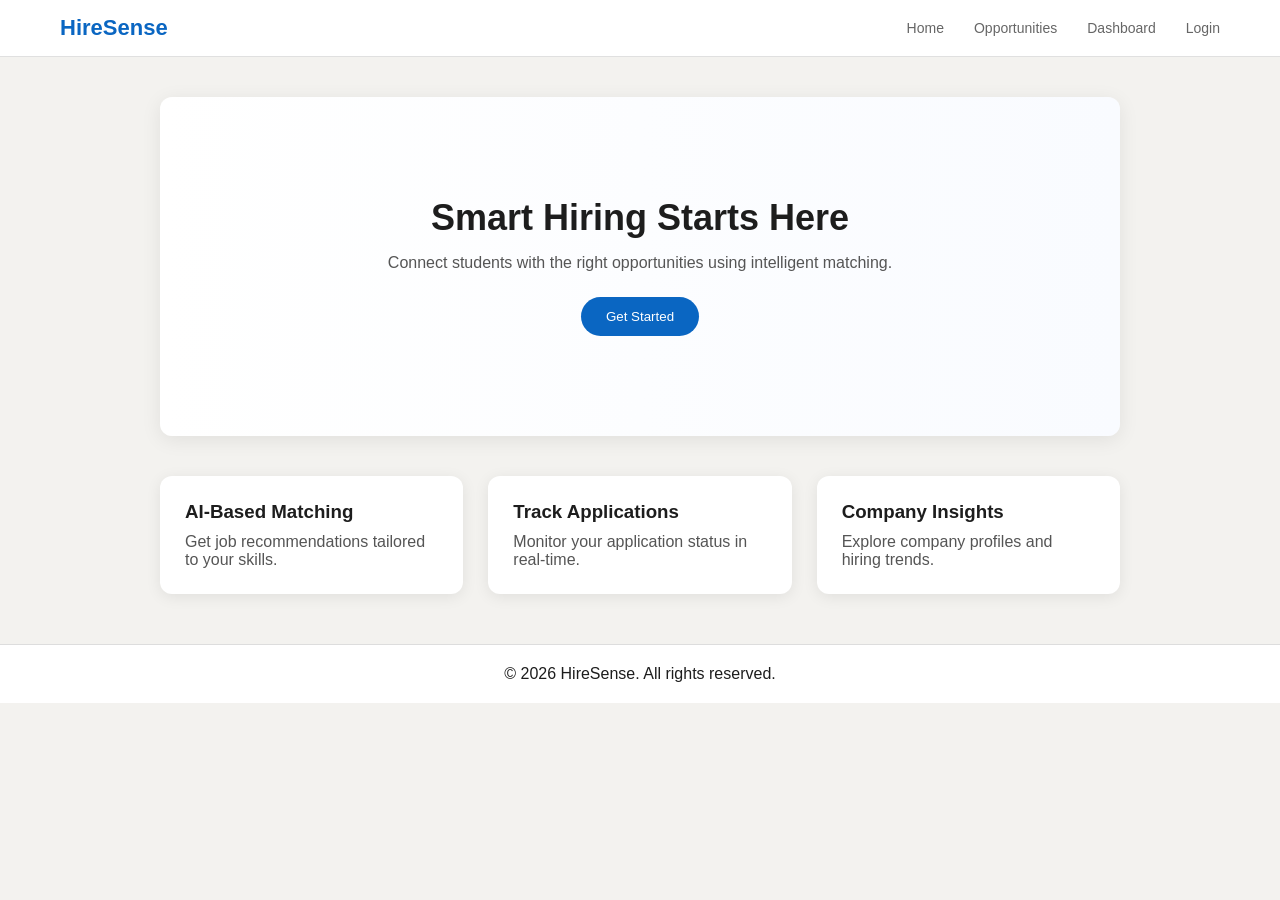
<file: index.html>
<!DOCTYPE html>
<html lang="en">
<head>
    <meta charset="UTF-8">
    <meta name="viewport" content="width=device-width, initial-scale=1.0">
    <title>HireSense - Intelligent Campus Hiring Platform</title>
    <link rel="stylesheet" href="styles.css">
</head>
<body>

    <!-- NAVBAR -->
    <header>
        <nav class="navbar">
            <h1 class="logo">HireSense</h1>
            <ul class="nav-links">
                <li><a href="#">Home</a></li>
                <li><a href="#">Opportunities</a></li>
                <li><a href="dashboard.html">Dashboard</a></li>
                <li><a href="login.html">Login</a></li>
            </ul>
        </nav>
    </header>

    <!-- MAIN -->
    <main>

        <!-- HERO SECTION -->
        <section class="hero">
            <h2>Smart Hiring Starts Here</h2>
            <p>Connect students with the right opportunities using intelligent matching.</p>
            <button>Get Started</button>
        </section>

        <!-- FEATURES / CARDS -->
        <section class="features">

            <div class="card">
                <h3>AI-Based Matching</h3>
                <p>Get job recommendations tailored to your skills.</p>
            </div>

            <div class="card">
                <h3>Track Applications</h3>
                <p>Monitor your application status in real-time.</p>
            </div>

            <div class="card">
                <h3>Company Insights</h3>
                <p>Explore company profiles and hiring trends.</p>
            </div>

        </section>

    </main>

    <!-- FOOTER -->
    <footer>
        <p>© 2026 HireSense. All rights reserved.</p>
    </footer>

</body>
</html>
</file>
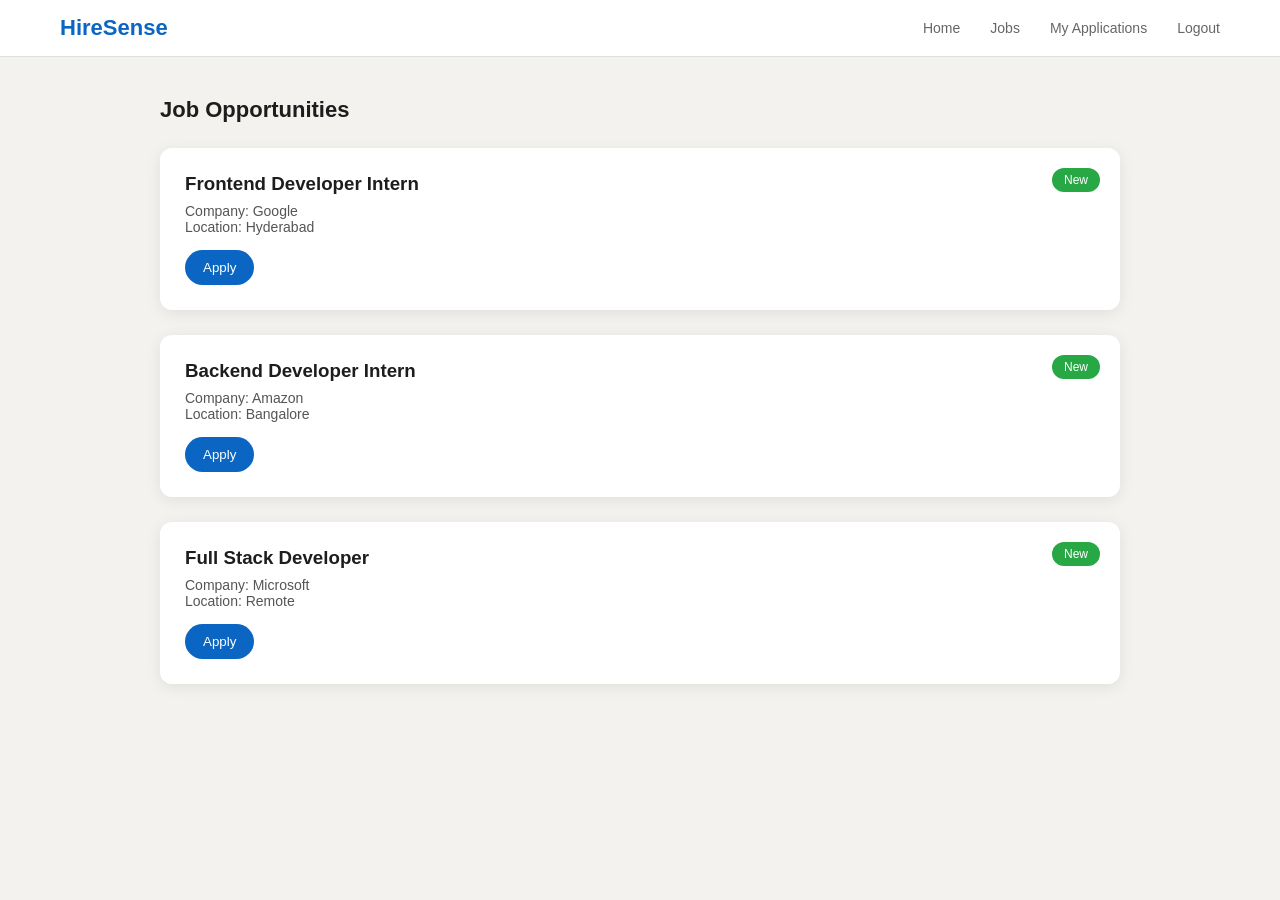
<file: Dashboard.html>
<!DOCTYPE html>
<html lang="en">
<head>
    <meta charset="UTF-8">
    <meta name="viewport" content="width=device-width, initial-scale=1.0">
    <title>HireSense Dashboard</title>
    <link rel="stylesheet" href="styles.css">
</head>
<body>

    <!-- NAVBAR -->
    <header>
        <nav class="navbar">
            <h1 class="logo">HireSense</h1>
            <ul class="nav-links">
                <li><a href="#">Home</a></li>
                <li><a href="#">Jobs</a></li>
                <li><a href="#">My Applications</a></li>
                <li><a href="login.html">Logout</a></li>
            </ul>
        </nav>
    </header>

    <!-- DASHBOARD -->
    <main class="dashboard">

        <h2 class="section-title">Job Opportunities</h2>

        <div class="job-list">

            <!-- JOB CARD 1 -->
            <div class="job-card">
                <h3>Frontend Developer Intern</h3>
                <p>Company: Google</p>
                <p>Location: Hyderabad</p>
                <span class="badge new">New</span>
                <button onclick="applyJob(this)">Apply</button>
            </div>

            <!-- JOB CARD 2 -->
            <div class="job-card">
                <h3>Backend Developer Intern</h3>
                <p>Company: Amazon</p>
                <p>Location: Bangalore</p>
                <span class="badge new">New</span>
                <button onclick="applyJob(this)">Apply</button>
            </div>

            <!-- JOB CARD 3 -->
            <div class="job-card">
                <h3>Full Stack Developer</h3>
                <p>Company: Microsoft</p>
                <p>Location: Remote</p>
                <span class="badge new">New</span>
                <button onclick="applyJob(this)">Apply</button>
            </div>

        </div>

    </main>

    <script src="script.js"></script>

</body>
</html>
</file>
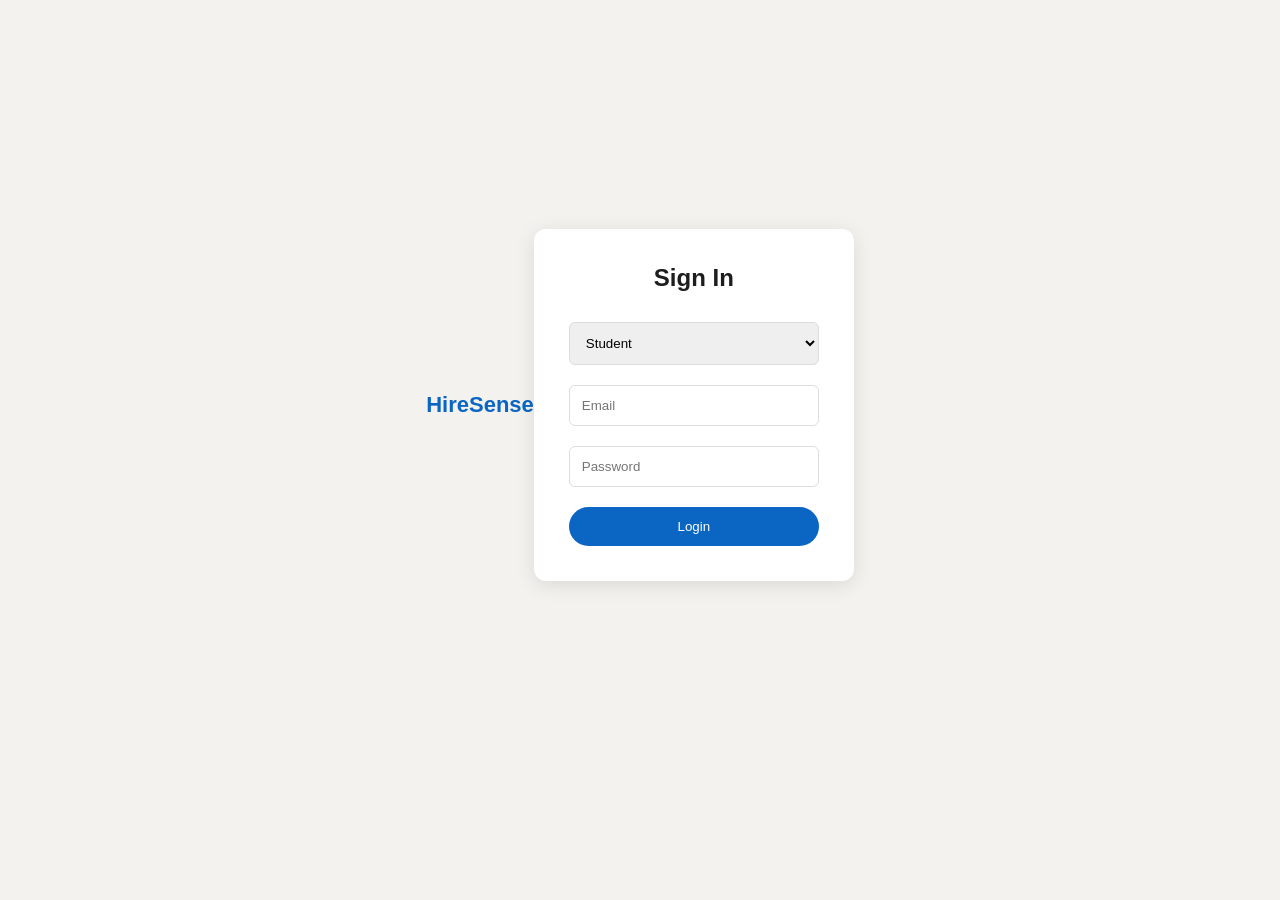
<file: login.html>
<!DOCTYPE html>
<html lang="en">
<head>
    <meta charset="UTF-8">
    <meta name="viewport" content="width=device-width, initial-scale=1.0">
    <title>HireSense Login</title>
    <link rel="stylesheet" href="styles.css">
</head>
<body>

    <div class="login-container">

        <h1 class="logo">HireSense</h1>

        <div class="login-box">
            <h2>Sign In</h2>

            <!-- ROLE SELECT -->
            <select id="role">
                <option value="student">Student</option>
                <option value="recruiter">Recruiter</option>
            </select>

            <!-- EMAIL -->
            <input type="email" id="email" placeholder="Email">

            <!-- PASSWORD -->
            <input type="password" id="password" placeholder="Password">

            <button onclick="login()">Login</button>

            <p id="error-msg"></p>
        </div>

    </div>

    <script src="script.js"></script>
</body>
</html>
</file>
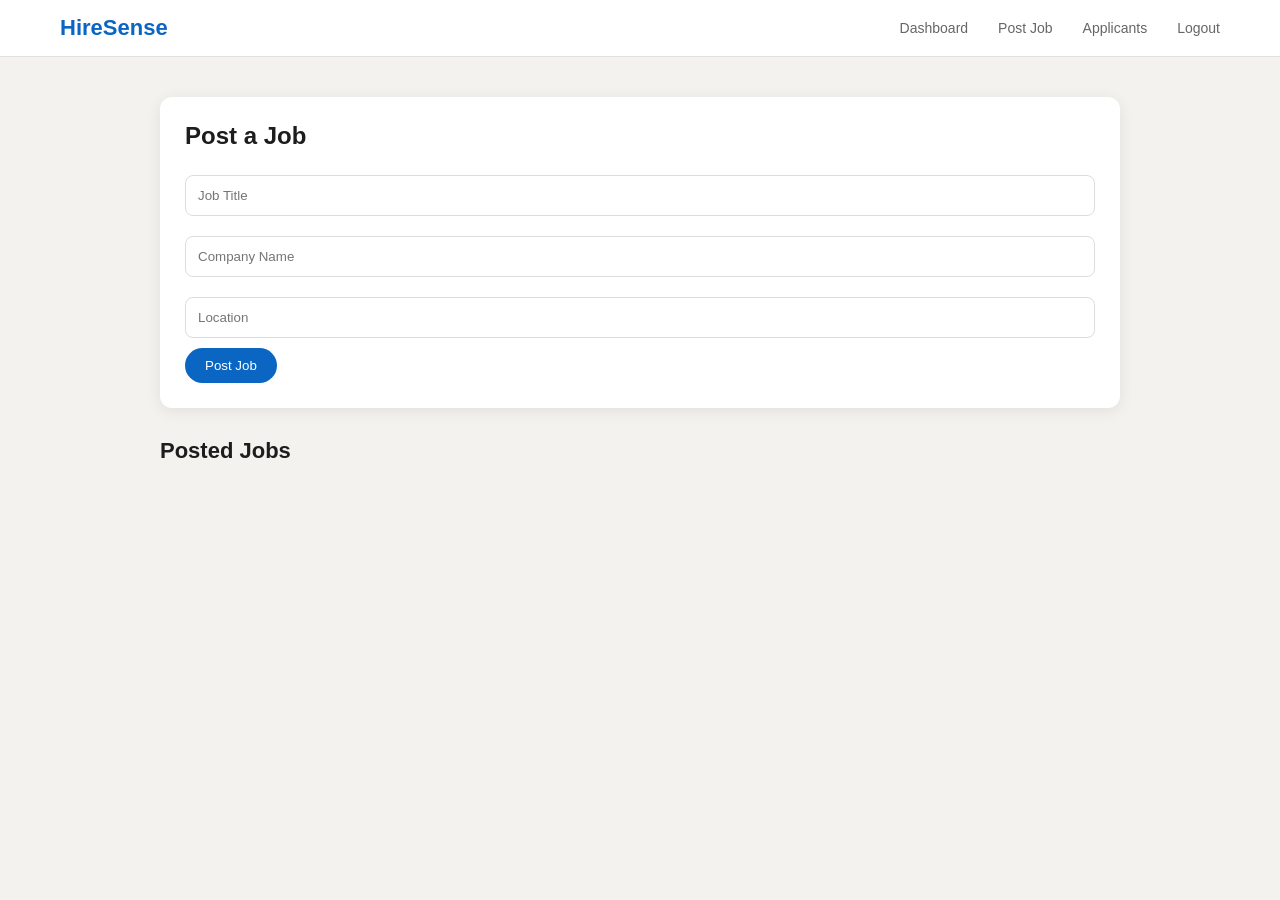
<file: rec.html>
<!DOCTYPE html>
<html lang="en">
<head>
    <meta charset="UTF-8">
    <meta name="viewport" content="width=device-width, initial-scale=1.0">
    <title>Recruiter Dashboard - HireSense</title>
    <link rel="stylesheet" href="styles.css">
</head>
<body>

    <!-- NAVBAR -->
    <header>
        <nav class="navbar">
            <h1 class="logo">HireSense</h1>
            <ul class="nav-links">
                <li><a href="#">Dashboard</a></li>
                <li><a href="#">Post Job</a></li>
                <li><a href="#">Applicants</a></li>
                <li><a href="login.html">Logout</a></li>
            </ul>
        </nav>
    </header>

    <!-- MAIN -->
    <main class="dashboard">

        <!-- POST JOB SECTION -->
        <section class="post-job">
            <h2>Post a Job</h2>

            <input type="text" id="jobTitle" placeholder="Job Title">
            <input type="text" id="company" placeholder="Company Name">
            <input type="text" id="location" placeholder="Location">

            <button onclick="postJob()">Post Job</button>
        </section>

        <!-- JOB LIST -->
        <section>
            <h2 class="section-title">Posted Jobs</h2>
            <div class="job-list" id="jobList"></div>
        </section>

    </main>

    <script src="script.js"></script>
</body>
</html>
</file>
<file: styles.css>
/* RESET */
* {
    margin: 0;
    padding: 0;
    box-sizing: border-box;
    font-family: "Segoe UI", Arial, sans-serif;
}

/* BODY */
body {
    background-color: #f3f2ef;
    color: #1d1d1d;
}

/* NAVBAR */
.navbar {
    display: flex;
    justify-content: space-between;
    align-items: center;
    padding: 15px 60px;
    background-color: white;
    border-bottom: 1px solid #e0e0e0;
}

.logo {
    color: #0a66c2;
    font-weight: 700;
    font-size: 22px;
}

.nav-links {
    list-style: none;
    display: flex;
    gap: 30px;
}

.nav-links a {
    text-decoration: none;
    color: #666;
    font-size: 14px;
    font-weight: 500;
    transition: 0.3s;
}

.nav-links a:hover {
    color: #0a66c2;
}

/* HERO */
.hero {
    text-align: center;
    padding: 100px 20px;
    background: linear-gradient(to right, #ffffff, #f9fbff);
    margin: 40px auto;
    width: 75%;
    border-radius: 12px;
    box-shadow: 0 4px 20px rgba(0,0,0,0.08);
}

.hero h2 {
    font-size: 36px;
    margin-bottom: 15px;
    font-weight: 600;
}

.hero p {
    color: #555;
    margin-bottom: 25px;
    font-size: 16px;
}

.hero button {
    padding: 12px 25px;
    background-color: #0a66c2;
    color: white;
    border: none;
    border-radius: 25px;
    cursor: pointer;
    font-weight: 500;
    transition: 0.3s;
}

.hero button:hover {
    background-color: #004182;
    transform: scale(1.05);
}

/* FEATURES */
.features {
    display: grid;
    grid-template-columns: repeat(auto-fit, minmax(280px, 1fr));
    gap: 25px;
    width: 75%;
    margin: 20px auto 50px;
}

.card {
    background-color: white;
    padding: 25px;
    border-radius: 12px;
    box-shadow: 0 3px 15px rgba(0,0,0,0.08);
    transition: 0.3s;
}

.card:hover {
    transform: translateY(-8px);
    box-shadow: 0 8px 25px rgba(0,0,0,0.12);
}

.card h3 {
    margin-bottom: 10px;
}

.card p {
    color: #555;
}

/* DASHBOARD */
.dashboard {
    width: 75%;
    margin: 40px auto;
}

.section-title {
    margin-bottom: 25px;
    font-size: 22px;
    font-weight: 600;
}

/* JOB LIST */
.job-list {
    display: grid;
    gap: 25px;
}

/* JOB CARD */
.job-card {
    background: white;
    padding: 25px;
    border-radius: 12px;
    box-shadow: 0 3px 15px rgba(0,0,0,0.08);
    position: relative;
    transition: 0.3s;
}

.job-card:hover {
    transform: translateY(-5px);
    box-shadow: 0 6px 20px rgba(0,0,0,0.12);
}

.job-card h3 {
    margin-bottom: 8px;
}

.job-card p {
    color: #555;
    font-size: 14px;
}

/* BADGES */
.badge {
    position: absolute;
    top: 20px;
    right: 20px;
    padding: 5px 12px;
    border-radius: 20px;
    font-size: 12px;
    color: white;
    font-weight: 500;
}

.badge.new {
    background-color: #28a745;
}

.badge.applied {
    background-color: #6c757d;
}

/* BUTTON */
.job-card button {
    margin-top: 15px;
    padding: 10px 18px;
    border: none;
    border-radius: 25px;
    background-color: #0a66c2;
    color: white;
    cursor: pointer;
    font-weight: 500;
    transition: 0.3s;
}

.job-card button:hover {
    background-color: #004182;
    transform: scale(1.05);
}

/* LOGIN */
.login-container {
    display: flex;
    justify-content: center;
    align-items: center;
    height: 90vh;
}

.login-box {
    background: white;
    padding: 35px;
    width: 320px;
    border-radius: 12px;
    box-shadow: 0 4px 20px rgba(0,0,0,0.1);
    text-align: center;
}

.login-box h2 {
    margin-bottom: 20px;
}

.login-box input,
.login-box select {
    width: 100%;
    padding: 12px;
    margin: 10px 0;
    border: 1px solid #ddd;
    border-radius: 6px;
}

.login-box button {
    width: 100%;
    padding: 12px;
    background-color: #0a66c2;
    color: white;
    border: none;
    border-radius: 25px;
    cursor: pointer;
    margin-top: 10px;
    transition: 0.3s;
}

.login-box button:hover {
    background-color: #004182;
}

/* FOOTER */
footer {
    text-align: center;
    padding: 20px;
    margin-top: 40px;
    background-color: white;
    border-top: 1px solid #ddd;
}

/* POST JOB FORM */
.post-job {
    background: white;
    padding: 25px;
    border-radius: 12px;
    box-shadow: 0 3px 15px rgba(0,0,0,0.08);
    margin-bottom: 30px;
}

.post-job h2 {
    margin-bottom: 15px;
}

.post-job input {
    width: 100%;
    padding: 12px;
    margin: 10px 0;
    border: 1px solid #ddd;
    border-radius: 8px;
}

.post-job button {
    padding: 10px 20px;
    background-color: #0a66c2;
    color: white;
    border: none;
    border-radius: 20px;
    cursor: pointer;
}

.post-job button:hover {
    background-color: #004182;
}
</file>
